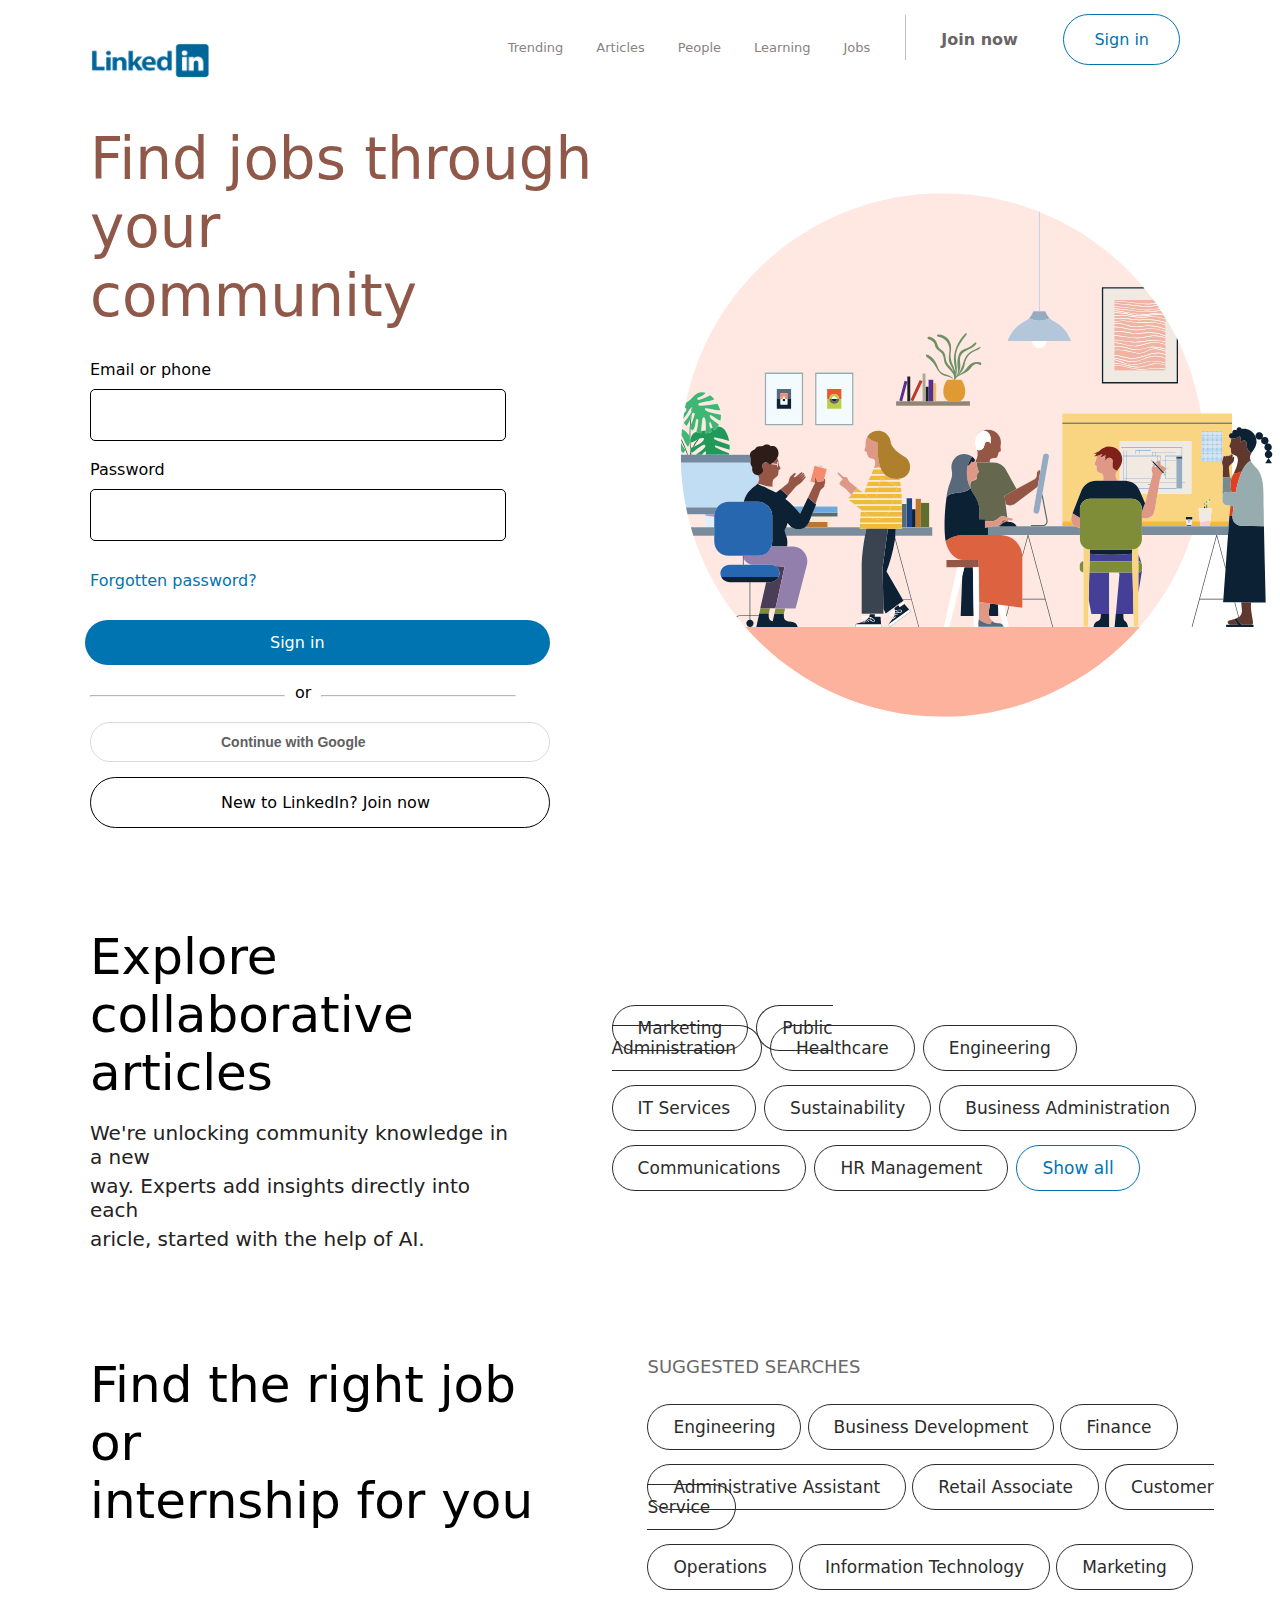
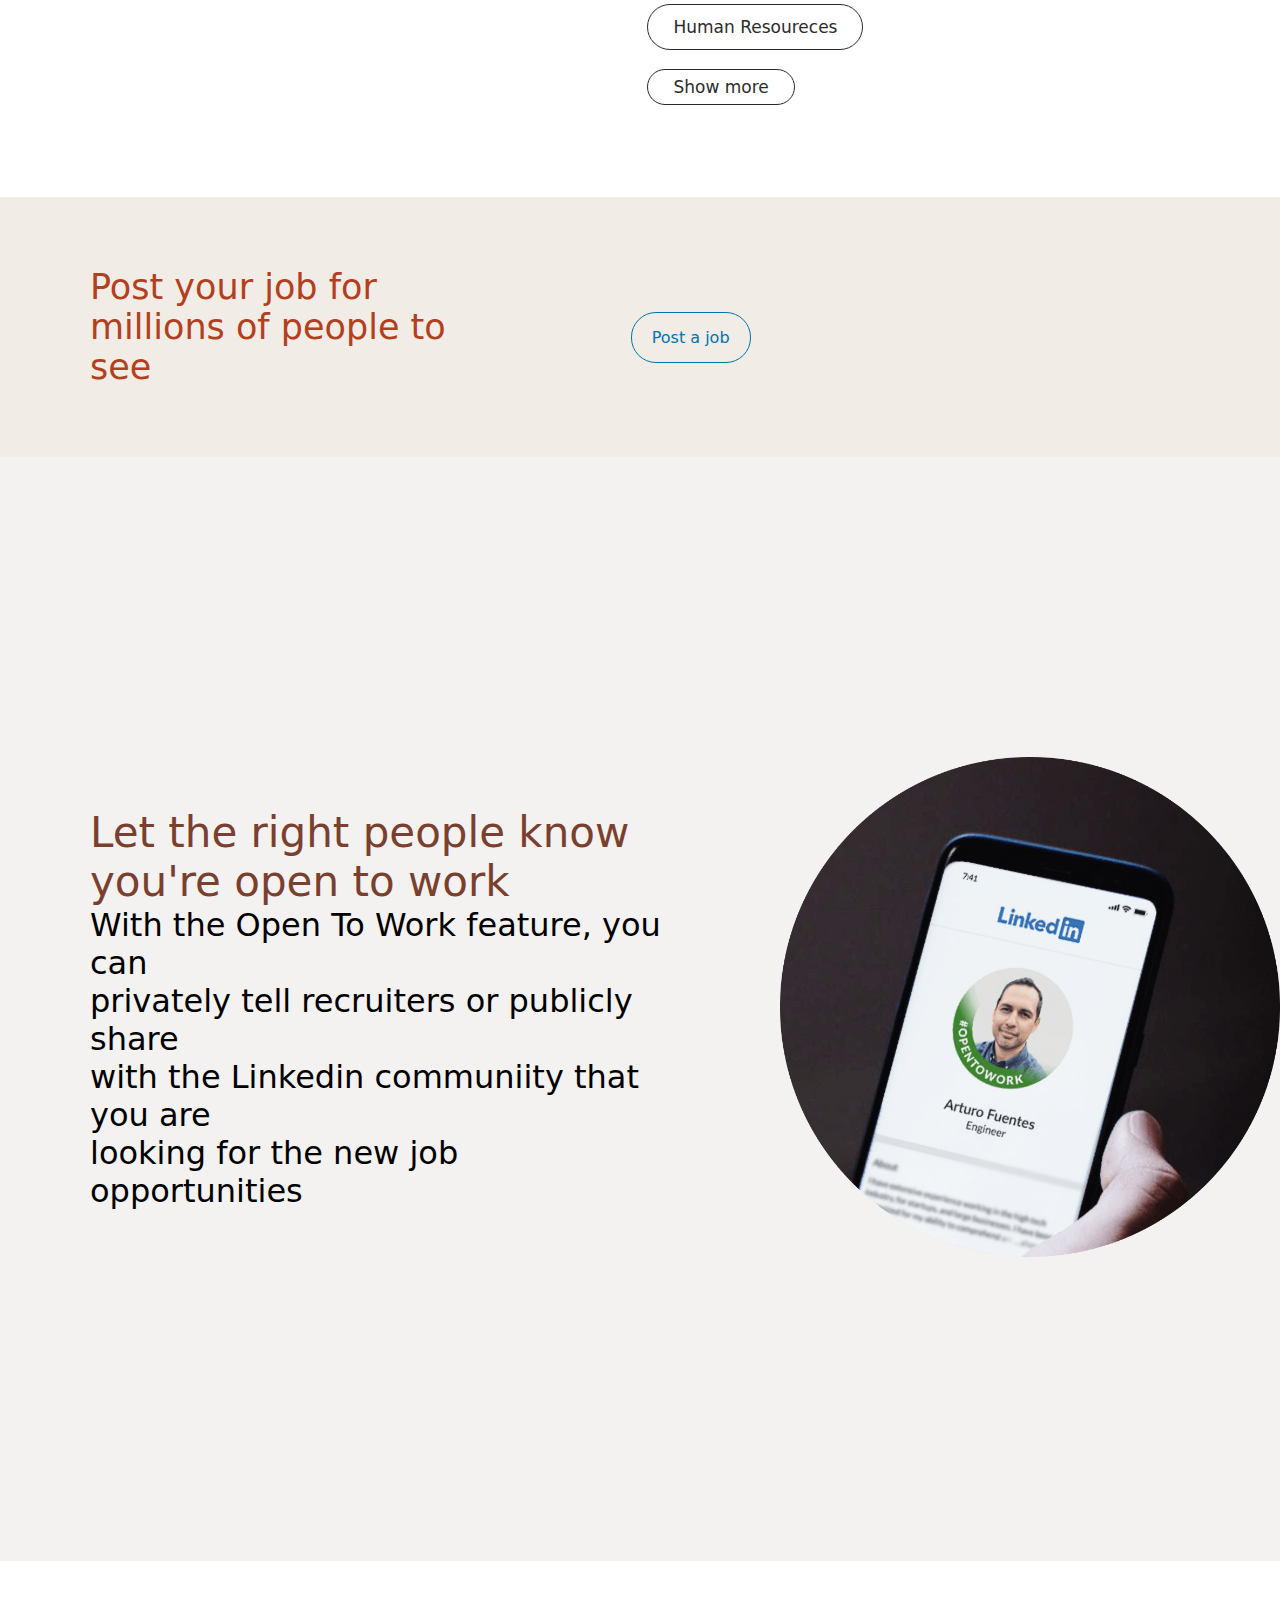
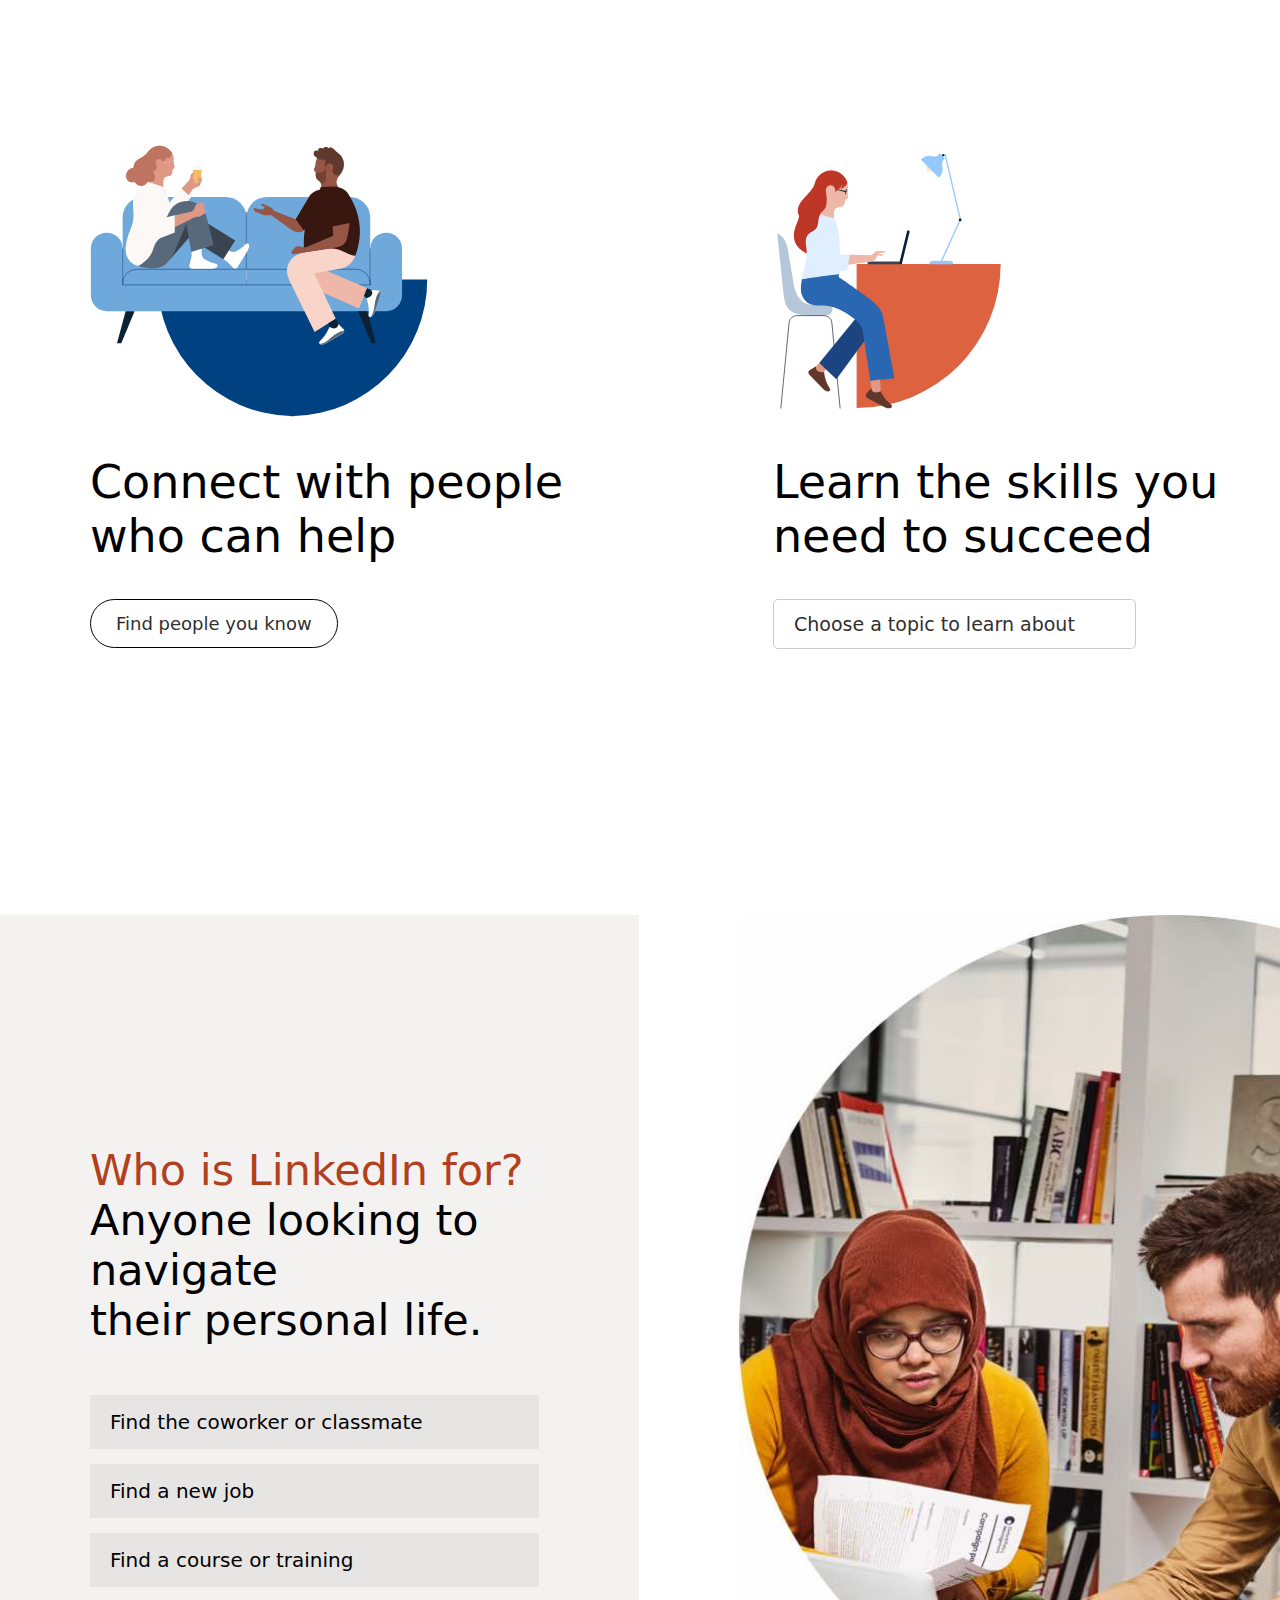
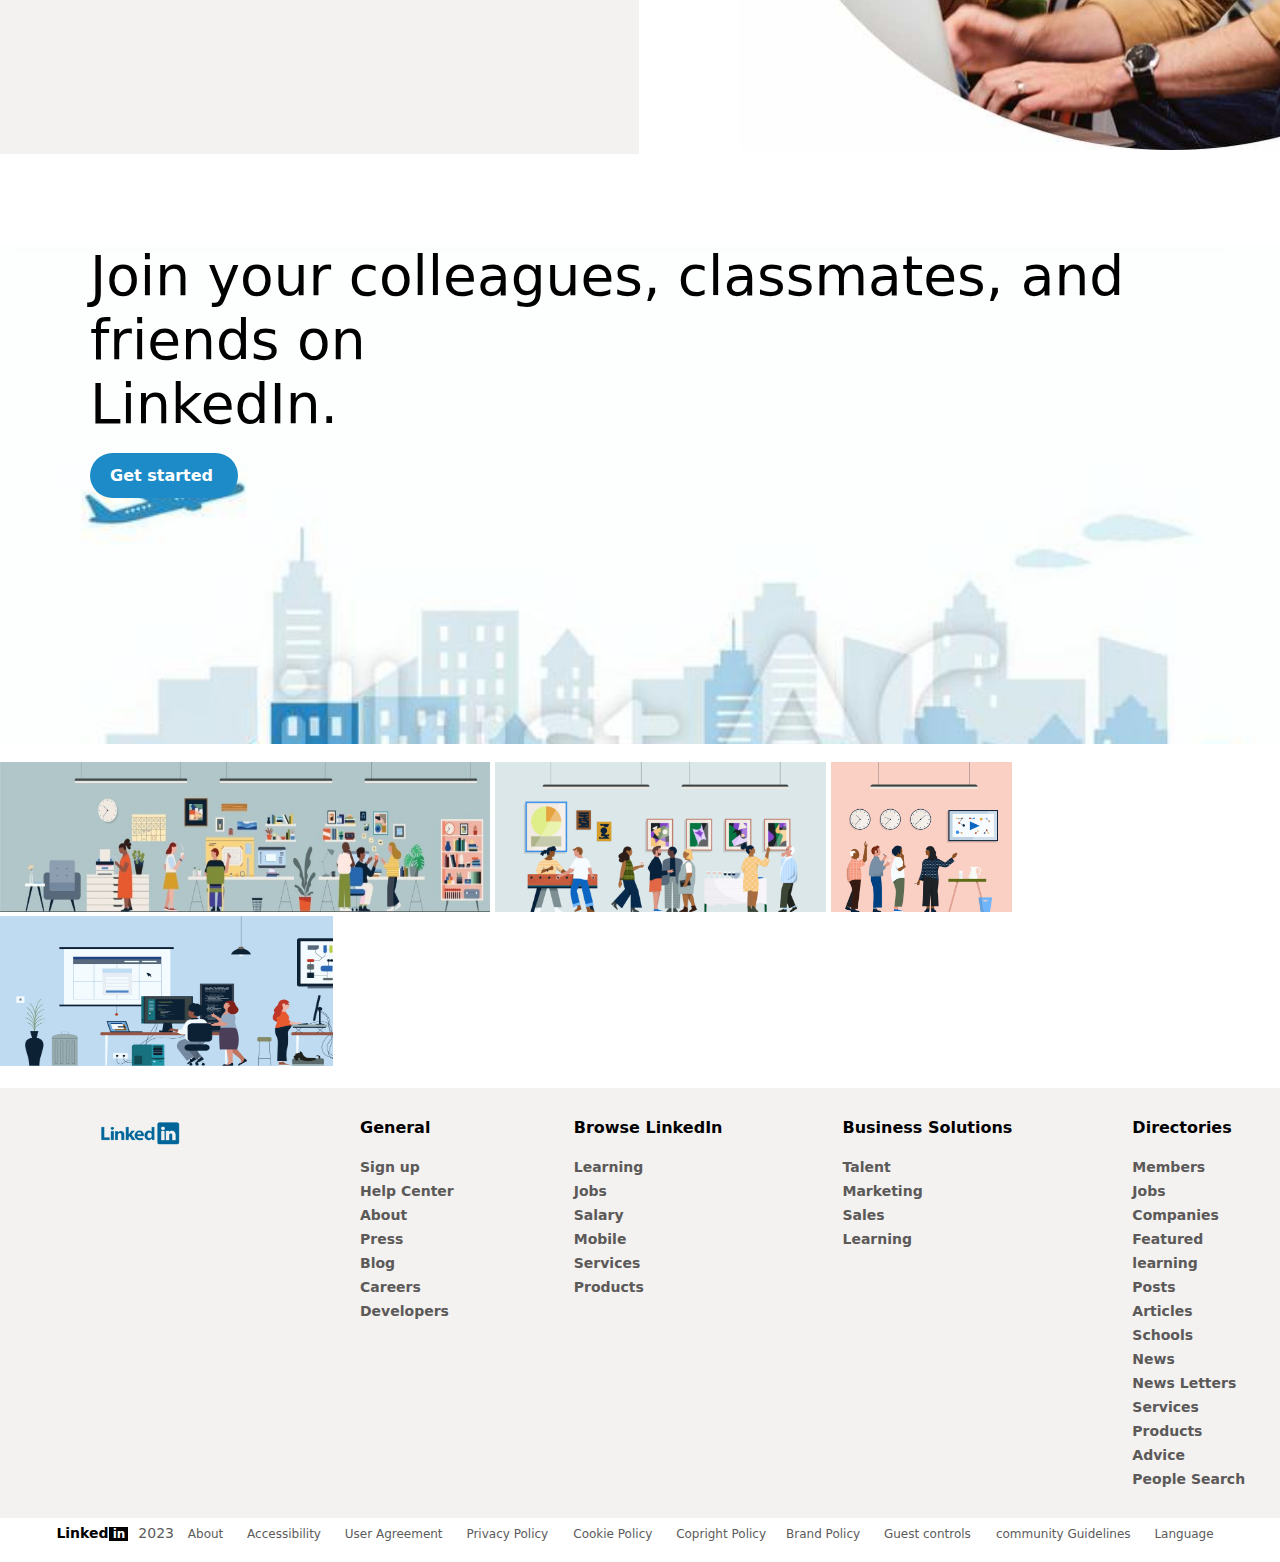
<file: index.html>
<!DOCTYPE html>
<html>
     <head> <title> Linked.com</title>
         <link rel="stylesheet" type="text/css" href="landpage.css">
     </head>

     <body>
     
       <div class="div">

         <img id="img" src="Linked in.png" width="120px" height="120px">
           
            <div id="navbt" ><a class="ii" href=""> Trending </a> <a class="ii" href=""> Articles </a> <a href="" class="ii"> People</a> <a href="" class="ii"> Learning </a> <a href="" class="ii"> Jobs </a>
          <p class="vl"><p> <div class="tt"><a href="" class="vc"> Join now </a> <a href="signin.html" class="io"> Sign in </a> </div>  </div> </div>
     
     <div id="ol">
      <div>    
             <p class="qq">Find jobs through your </p>
         <p class="qg"> community </p>

         <form class="jd">
             <label  for="ne"> Email or phone </label><br>
                 <input  class="gf" type="text" id="ne" size="20px"><br><br>
             <label for="ni">Password </label><br>
                 <input class="gl" type="password" id="ni" size="20px">
         </form>

         <a class="pass" href="">Forgotten password?</a>

             <p class="lk"> <a href="" class="mv"> Sign in</a> </p>
         
             <div class="hh" >  <hr class="vf" width="193px"> <a class="or"> or </a>  <hr class="vk" width="193px"> </div>
         
         <p class="oo"> <a class="mn" href="">Continue with Google </a> </p>
             <p class="op"> <a class="mo" href=""> New to LinkedIn? Join now </a></p>
         </div>

         <div class="iy">
            <img src="AAYQAgSrAAgAAQAAAAAAAEFQ0SVTwDSXRqWvckCS4gYqEA (1).svg" width="600px" height="600px">
        
         </div>
     </div >

     <div id="ex">

         <div class="kj">
             <h1 class="yy">Explore</h1>
          <h1 class="yy"> collaborative </h1>
             <h1 class="yy">articles</h1><br>

          <p class="mm"> We're unlocking community knowledge in a new</p>
             <p class="mm"> way. Experts add insights directly into each</p>
          <p class="mm"> aricle, started with the help of AI.</p>
         </div>

         <div id="kh"> 
           <a href="" class="lp">Marketing</a><a href="" class="lp">Public Administration</a><a href="" class="lp">Healthcare</a><a href=""  class="lp">Engineering</a>
           <p class="gw"><a href=""  class="lp">IT Services</a><a  href="" class="lp">Sustainability</a><a href=""  class="lp">Business Administration</a></p>
           <p class="gw"><a href=""  class="lp">Communications</a><a href=""  class="lp" >HR Management</a><a href="" class="na">Show all</a></p>
         </div>
     </div>
    
      <div id="pq">

         <div>
             <h1 class="tr"> Find the right job or </h1>
             <h1 class="tr"> internship for you</h1>
         </div>
     
         <div id="vz">
             <h2>SUGGESTED SEARCHES</h2>
                 <p class="gw"> 
                    <a class="de" href="">Engineering</a> 
                    <a class="de" href="">Business Development</a> 
                    <a class="de" href="">Finance</a> </p>

                 <p class="gw" > 
                    <a class="de" href="">Administrative Assistant</a> 
                    <a class="de" href="">Retail Associate</a> 
                    <a class="de" href="">Customer Service</a> </p>

                 <p class="gw"> 
                    <a class="de" href="">Operations</a> 
                    <a class="de" href="">Information Technology</a> 
                    <a class="de" href="">Marketing</a> </p>

                 <p class="gw"> <a class="de" href="">Human Resoureces</a></p> 
                 <p class="gw"> <a class="oi" href="">Show more</a></p>

         </div>

      </div>

      <div id="nq">

         <div> <p class="dd"> Post your job for</p>
             <p class="dd"> millions of people to </p>
         <p class="dd"> see</p> </div> 

         <div> <a href="" class="yt"> Post a job </a> </div>

      </div>
       
     <div id="ge">

     <div>  
         <h1  class="ol"> Let the right people know</h1>
             <h1 class="ol"> you're open to work </h1>

         <p class="uu"> With the Open To Work feature, you can </p>
             <p class="uu"> privately tell recruiters or publicly share </p>
         <p class="uu"> with the Linkedin communiity that you are </p>    
             <p class="uu"> looking for the new job opportunities </p> 
     
     </div> 

         <div class="ww"> <img src="engineer.png" width="500" height="500px"></div>

     </div>   
     
     <div id="po">

       <div >
         <img class="yv" src="b1fxwht7hdbeusleja7ciftsj.svg" width="340" height="340">
         <p class="nv"> Connect with people</p>
             <p class="nv"> who can help </p>
         <div id="gd"> <a href="" class="no"> Find people you know </a> </div>  

        </div>
     
        <div id="ts">
         <img class="yv" src="dkfub4sc7jgzg3o31flfr91rv.svg" width="340" height="340">
             <p class="nv"> Learn the skills you</p>
         <p class="nv"> need to succeed </p>
             <div id="gd"><a href="" class="iw"> Choose a topic to learn about</a> </div>     

        </div>
     </div>
   
     <div id="fz">

       <div class="wq">
                 <h1 class="vx" > Who is LinkedIn for?</h1>
             <p class="bb" > Anyone looking to navigate </p>
                 <p class="bi" >their personal life.</p>
       
             <p class="ew"> <a class="ob" href=""> Find the coworker or classmate </a> </p>
                 <p class="ew" > <a class="ob" href=""> Find a new job </a> </p>
             <div><p class="et" > <a class="ob" href=""> Find a course or training </a> </p></div>

       </div>

       <div id="mg" > <img class="cd" src="292yd0en6qdvkbezeuj71yu4y.jpg" width="865" height="835"> </div>
     
      </div>

     <div id="lol"> 
         <p class="fj"> Join your colleagues, classmates, and friends on</p>
          
             <p class="fu"> LinkedIn.</p>

         <a class="rr" href=""> Get started </a>
     
     </div>
   
     <div id="aa">

         <img src="first.jpg" width="490px" height="150px">
             <img src="second.png" height="150px">
         <img src="third.png" height="150px">
             <img src="fourth.png" width="333px" height="150px">

     </div >

    
     <div id="ti">

         <div class="zx"><img src="Linked in.png" width="80px" height="80px"></div> 

         <div id="fd">

         <p class="gi"> General</p>
            <p class="pp"><a class="lb" href=""> Sign up </a></p>
            <p class="pp"><a class="lb" href="">Help Center </a></p>
            <p class="pp"><a class="lb" href=""> About </a></p>
            <p class="pp"><a class="lb" href=""> Press </a></p>
            <p class="pp"><a class="lb" href=""> Blog </a></p>
            <p class="pp"><a class="lb" href=""> Careers </a></p>
            <p class="pp"><a class="lb" href=""> Developers</a></p>

         </div>


         <div id="fl">

            <p class="gi"> Browse LinkedIn</p>
               <p class="pp"><a class="lb" href=""> Learning </a></p>
               <p class="pp"><a class="lb" href="">Jobs </a></p>
               <p class="pp"><a class="lb" href=""> Salary </a></p>
               <p class="pp"><a class="lb" href=""> Mobile </a></p>
               <p class="pp"><a class="lb" href=""> Services </a></p>
               <p class="pp"><a class="lb" href=""> Products </a></p>
   
            </div>


         <div id="fl">

             <p class="gi"> Business Solutions</p>
                 <p class="pp"><a class="lb" href=""> Talent </a></p>
                 <p class="pp"><a class="lb" href="">Marketing </a></p>
                 <p class="pp"><a class="lb" href=""> Sales </a></p>
                 <p class="pp"><a class="lb" href=""> Learning </a></p>
       
         </div>


         <div id="fl">

            <p class="gi"> Directories</p>
               <p class="pp"><a class="lb" href=""> Members </a></p>
               <p class="pp"><a class="lb" href="">Jobs </a></p>
               <p class="pp"><a class="lb" href="">Companies </a></p>
               <p class="pp"><a class="lb" href=""> Featured </a></p>
               <p class="pp"><a class="lb" href=""> learning </a></p>
               <p class="pp"><a class="lb" href="">Posts </a></p>
               <p class="pp"><a class="lb" href=""> Articles </a></p>
               <p class="pp"><a class="lb" href="">Schools </a></p>
               <p class="pp"><a class="lb" href="">News </a></p>
               <p class="pp"><a class="lb" href=""> News Letters </a></p>
               <p class="pp"><a class="lb" href=""> Services </a></p>
               <p class="pp"><a class="lb" href="">Products </a></p>
               <p class="pp"><a class="lb" href=""> Advice </a></p>
               <p class="pp"><a class="lb" href="">People Search </a></p>
            </div>

     </div>

     <div id="za">
        <a class="sw" > Linked</a><a class="ws"> in</a><a class="ln">2023</a><a class="cy" href=""> About</a><a class="cy" href=""> Accessibility</a><a class="cy" href=""> User Agreement</a><a class="cy" href=""> Privacy Policy</a>
        <a class="cy" href=""> Cookie Policy</a><a class="cy" href=""> Copright Policy</a><a class="cy" href="">Brand Policy</a><a class="cy" href=""> Guest controls</a> <a class="cy" href=""> community Guidelines</a><a class="cy" href=""> Language</a>

     </div>

     </body>

</html>
</file>
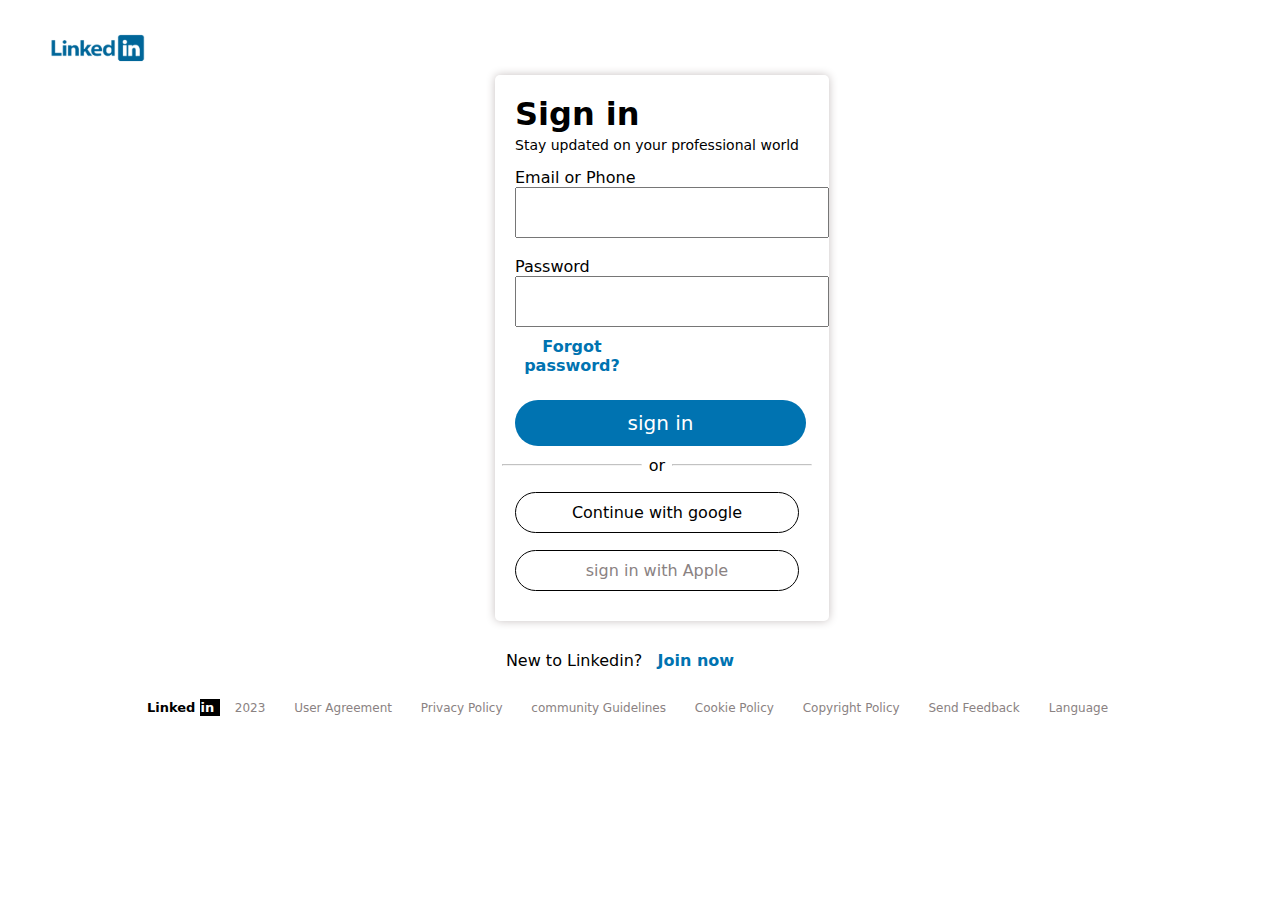
<file: signin.html>
<!DOCTYPE html>
<html>
     <head> <title> Sign in </title>
         <link rel="stylesheet" type="text/css" href="linked.css">
     </head>
 
     <body>
         <div class="lh">
              <img id="image" src="Linked in.png" width="95px" height="95px">
   
             <div class="div">

                 <h1>Sign in</h1>

             <p class="prf">Stay updated on your professional world </p>

            <form class="nn">
             <div class="ll">
                 <label> Email or Phone </label>
             <input class="jj" type="text" size="11px"> <br><br>   
                 <label> Password </label> <br>
             <input class="jb" type="password" size="11px"> 
             </div>
            </form>

                 <a class="nc" href=""> Forgot password?</a>

             <p id="sign">sign in</p>

                <div class="fx"> <hr class="uu" width="100px">  or <hr class="uu" width="100px"> </div> 

              <p class="bq"> Continue with google </p>

              <p class="bv"> sign in with Apple </p>
              
               </div>
             </div>

              <p class="vv">  New to Linkedin? &nbsp; <a class="pp"> Join now </a> </p>


              <div class="bb"><a class="kk"> Linked</a> <a class="in"> in </a> <a class="op">2023 </a> <a class="op">User Agreement </a> <a class="op">Privacy Policy </a> <a class="op"> community Guidelines  </a>
             <a class="op">Cookie Policy </a> <a class="op">Copyright Policy </a> <a class="op"> Send Feedback</a> <a class="op">Language</a> </div>



     </body>


</html>
</file>
<file: landpage.css>
body{
    font-family: system-ui, -apple-system, BlinkMacSystemFont, 'Segoe UI', Roboto, Oxygen, Ubuntu, Cantarell, 'Open Sans', 'Helvetica Neue', sans-serif;
    margin: 0px ;
    padding: 0px;
    overflow-x: hidden;
}
h1, h2, p, hr {
    margin: 0px;
    padding: 0px;
}
.div{
    display: flex;
    justify-content: space-between;
}
#img{
    margin: 0px 0px 0px 90px;
}
.ii{
    padding: 0px 0px 0px 33px;
    color: rgb(138, 130, 130) ;
    font-size: 13px;
    margin: 40px 0px 0px 0px;
    text-decoration: none;
}
#navbt, .hh {
    display: flex;
}
.vl{
    border-left: 0.5px solid rgb(138, 130, 130);
    height: 45px;
    margin: 15px  0px 0px 35px; 
    padding-right: 5px;
    opacity: 0.5;
}
.vc{
    padding: 15px 30px 15px 30px;
    margin-top: 15px; margin-right: 10px;
    font-weight: 600 ;
    color: rgb(105, 101, 101);
    text-decoration: none;
    border-radius: 30px;
}
.vc:hover{
    background-color: rgb(235, 235, 235);
}
.io{
    margin: 5px 100px 0px 0px ;
    padding: 15px 30px 15px 30px;
    color:  #0073b1;
    font-weight: 500;
    border: 1px solid  #0073b1;
    border-radius: 30px;
    text-decoration: none;
}
.io:hover{
    background-color: #f0f8fc;
}
.tt{
    margin-top: 30px;
}
.qq{
    margin: 5px 0px 0px 90px ;
    font-size: 58px;
    font-weight: lighter;
    color: #8f5849;
}
.qg{
    margin: 1px 0px 0px 90px ;
    font-size: 58px;
    font-weight: lighter;
    color: #8f5849;
}
.jd{
    margin: 30px 0px 0px 90px ;
}
.ne{
    margin: 0px 0px 0px 0px ;
}
.gf{
    margin: 10px 0px 0px 0px ;
    font-size: 42px;
    width: 410px;
    border: 1px solid black;
    border-radius: 5px;
}
.gl{
    margin: 10px 0px 30px 0px ;
    font-size: 42px;
    width: 410px;
    border: 1px solid black;
    border-radius: 5px;
}
.pass{
    text-decoration: none;
    margin: 0px 0px 0px 90px;
    color: #0073b1 ;
    font-weight: 500;
}
.pass:hover{
    color:#044568 ;
    text-decoration: underline;
}
.lk{
    margin: 30px 130px 0px 85px;
    background-color: #0073b1;
    color: white;
    padding: 13px 50px 13px 185px;
    font-weight: 500;
    border-radius: 30px;
}
.lk:hover{
    background-color: #064263 ;
}
.mv{
    color: white;
    text-decoration: none;
}
.iy{
    margin: 35px 0px 0px 0px;
}
.or{
    margin-top: 0px;
}
.fx{
    display: flex;
    height: 0px;
    margin: 20px 0px 0px 30px;
}
#ol{
    display: flex;
    justify-content: space-between;
}
.vf{
    height: 0px;
    margin: 30px 0px 0px 90px;
    opacity: 0.7;
}
.vk{
    height: 0px;
    margin: 30px 0px 0px 10px;
    opacity: 0.7;
}
.or{
    margin: 18px 0px 0px 10px;
}
.oo{
    margin: 20px 130px 0px 90px;
    border: 1px solid rgb(224, 217, 217);
    padding: 10px 0px 10px 130px ;
    border-radius: 50px;
    font-family: 'Google Sans', arial, sans-serif;
}
.oo:hover{
    background-color: #f0f8fc; 
}
.mn{
    text-decoration: none;
    color: rgb(97, 95, 95);
    font-weight: bold;
    font-size: 14px;
}
.op{
    margin: 15px 130px 50px 90px;
    border: 1px solid black;
    padding: 15px 0px 15px 130px ;
    border-radius: 50px;
    font-family: system-ui, -apple-system, BlinkMacSystemFont, 'Segoe UI', Roboto, Oxygen, Ubuntu, Cantarell, 'Open Sans', 'Helvetica Neue', sans-serif;
}
.mo{
    text-decoration: none;
    color: rgb(0, 0, 0);
    font-weight: 500;
}
.op:hover{
    background-color: rgb(230, 225, 225);
}
#ex{
    display: flex;
    margin-bottom: 100px;
}
.kj{
    margin: 50px 0px 0px 90px;
}
.yy{
    font-weight:lighter ;
    font-size: 50px;
}
.mm{
    font-size: 20px;
   margin: 0px 0px 5px 0px;
   color: rgb(36, 34, 34) ;
   font-weight: lighter;
}
#kh{
    width: 750px;
    margin: 140px 0px 0px 90px ;
}
.lp{
    text-decoration: none;
    padding: 12px 25px 12px 25px;
    border: 1px solid rgb(44, 43, 43);
    font-size: 17px;
    border-radius: 30px;
    margin: 5px 8px 0px 0px;
    font-weight: 500;
    color: rgb(44, 43, 43) ;
}
.lp:hover{
    background-color: rgb(230, 225, 225);
}
.gw{
    margin: 40px 0px 0px 0px ;
}
.na{
    font-size: 17px;
    color: #0073b1;
    border: 1px solid #0073b1;
    padding: 12px 25px 12px 25px ;
    border-radius: 30px;
    font-weight: 500;
    text-decoration: none;
}
.na:hover{
    background-color: #f0f8fc;
}
#pq{
    display: flex;
    margin-bottom: 100px;
}
.tr{
    margin: 0px 0px 0px 90px;
    font-weight: lighter;
    font-size:50px ;
}
#vz{
    margin-left: 90px;
}
h2{
    font-size: 18px;
    font-weight: 500;
    color: rgb(107, 104, 104) ;
    margin-bottom: 10px;
}
.de{
    text-decoration: none;
    padding: 12px 25px 12px 25px;
    border: 1px solid rgb(44, 43, 43);
    font-size: 17px;
    border-radius: 30px;
    margin: 5px 1px 0px 0px;
    font-weight: 500;
    color: rgb(44, 43, 43) ;
}
.de:hover{
    background-color: rgb(230, 225, 225);
}
.oi{
    text-decoration: none;
    padding: 7px 25px 7px 25px;
    border: 1px solid rgb(44, 43, 43);
    font-size: 17px;
    border-radius: 30px;
    margin: 5px 1px 0px 0px;
    font-weight: 500;
    color: rgb(44, 43, 43) ;
}
.oi:hover{
    background-color: rgb(230, 225, 225);
}
#nq{
 display: flex;
 background-color: #f1ece5;
 padding: 70px 0px 70px 90px;
}
.dd{
    font-size: 35px;
    color: #b24020;
    font-weight: 400;
}
.yt{
    margin: 45px 0px 0px 185px;
    display: block;
    border: 1px solid #0073b1;
    padding: 15px 20px 15px 20px;
    color: #0073b1;
    font-weight: 500;
    border-radius: 25px;
    text-decoration: none;
}
.yt:hover{
    background-color: #cdd8df;
}
#ge{
    background-color: rgb(243, 242, 240);
    padding: 300px 0px 300px 90px;
    display: flex;
  align-items: center;
    
}
.ol{
    font-weight: 400;
    font-size: 42px;
    color: #7a402f ;
}
.uu{
    font-weight: lighter;
    font-size: 32px;
}
.ww{
    padding-left: 100px;
}
.yv{
   margin: 150px 0px 0px 90px; 
}
.nv{
    margin: 0px 0px 0px 90px;
    font-size: 46px;
    font-weight: lighter;
}
.no{
    font-size: 18px;
    color: rgb(49, 47, 47);
    margin: 50px 160px 0px 90px;
    padding: 13px 25px 13px 25px;
    border: 1px solid black;
    border-radius: 30px;
    text-decoration: none;
}
.no:hover{
    background-color: rgb(230, 225, 225);
}
.iw{
    font-size: 19px;
    color: rgb(49, 47, 47);
    margin: 50px 130px 0px 90px;
    border: 1px solid rgb(207, 200, 200);
    padding: 13px 60px 13px 20px;
    border-radius: 5px;
    text-decoration: none;
    font-weight: 400;
}
.iw:hover{
    background-color: rgb(230, 225, 225);
}
#po{
   display: flex;
   margin-bottom: 150px;
   align-items: start;
}
#ts{
    margin: 0px 0px 0px 120px;
}
#gd{
    margin-top: 50px;
}
#fz{
    margin-top: 280px;
    display: flex;
}
.wq{
    
    padding: 230px 30px 0px 90px;
    background-color: rgb(243, 242, 240);
    width: 700px;
   
}
.vx{
    color: #b24020;
    font-weight: 400;
    font-size: 43px;
}
.ob{
    text-decoration: none;
    color: black;
}
.ew:hover{
    background-color: rgb(226, 223, 223);
}
.et:hover{
    background-color: rgb(226, 223, 223);
}
.bb{
    font-size: 43px;
    font-weight: lighter;
}
.bi{
    font-size: 43px;
    font-weight: lighter;
    margin-bottom: 50px;
}
.ew{
    padding: 15px 30px 15px 20px;
    background-color: rgb(231, 228, 228) ;
    font-size: 20px;
    margin-right: 70px;
    margin-top: 15px;
    color: rgb(43, 42, 42);
}
.et{
    padding: 15px 30px 15px 20px;
    background-color: rgb(231, 228, 228) ;
    font-size: 20px;
    margin-right: 70px;
    margin-top: 15px; 
    color: rgb(43, 42, 42);
}
#mg{
    overflow: hidden;
   position: relative ;
   left: 100px;
}
#lol{
    background-size: cover;
    background-repeat: no-repeat;
    background-image: url(9f3c1621b31c90a232074fedccd57f91_w.jpeg);
    margin: 90px 0px 0px 0px ;
    height: 500px;
}
.fj{
    margin-left: 90px;
    font-weight: lighter;
    font-size: 55px;
}
.fu{
    text-align: left;
    margin-left: 90px;
    font-weight: lighter;
    font-size: 55px;
    margin-bottom: 30px;
}
.rr{
    text-decoration: none;
    background-color: #1c8bc7;
    color: white;
    margin: 0px 0px 0px 90px;
    padding: 13px 25px 13px 20px;
    font-weight: 600;
    border-radius: 30px;
}
.rr:hover{
    background-color: #025a8a;
}
#aa{
    margin-top: 18px;
    margin-bottom: 18px;
}
#ti{
    background-color: rgb(243, 242, 240) ;
    display: flex;
    padding-bottom: 30px;
    margin-bottom: 5px;
}
.zx{
    margin: 5px 0px 0px 100px ;
}
.lb{
    text-decoration: none;
    color: rgb(92, 89, 89);
    font-size: 14px;
    font-weight: 600;
}
.lb:hover{
    text-decoration: underline;
    color: #0073b1;
}
.pp{
    margin-top: 5px;
}
.gi{
    font-weight: 600;
    margin-bottom: 20px;
}
#fd{
   margin: 30px 0px 0px 180px;
}
#fl{
    margin: 30px 0px 0px 120px;
}
#za{
    text-align: center;
    margin-bottom: 20px;
}
.sw{
    font-weight: bolder;
    font-size: 14px;
}
.ws{
    background-color: black;
    color: white; 
    font-weight: bolder ;
    padding-right: 3px;
    font-size: 12px ;
}
.ln{
    font-weight: lighter ; 
    margin-left: 10px;
    font-size: 14px;
    color: rgb(92, 91, 91);
}
.cy{
    text-decoration: none;
    font-size: 12px;
    color: rgb(92, 91, 91);
    margin-left: 10px;
    margin-right: 10px;
    font-weight: 500;
}
.cy:hover{
    text-decoration: underline;
    color: #05537c;
}
</file>
<file: linked.css>
body{
    margin: 0px;
    padding: 0px;
    font-family: system-ui, -apple-system, BlinkMacSystemFont, 'Segoe UI', Roboto, Oxygen, Ubuntu, Cantarell, 'Open Sans', 'Helvetica Neue', sans-serif;
}
h1, p {
    margin: 0px;
    padding: 0px;
}
#image{
    margin: 0px 0px 0px 50px;
}
.div{
    text-align: center;
    padding: 0px 0px 20px 0px;
    margin: 75px 500px 0px 350px;
    box-shadow: 0px 0px 10px rgb(199, 192, 192);
    border-radius: 5px;
}
h1{
    text-align: left;
   padding: 0px 0px 4px 20px;
   font-weight: 600;
   margin-top: 20px;
}
.prf{
    text-align: left;
    padding: 0px 0px 0px 20px;
    font-size: 14px;
}
.nn{
    text-align: left;
    padding-left: 20px;
}
.ll{
    margin-top: 15px;
}
.jb{
    margin-top: 0px;
    font-size: 40px;
}
.nc{
   text-decoration: none;
   padding: 5px 0px 5px 10px ; 
  display: flex;
  justify-content: left;
  color: #0073b1;
  margin: 5px 200px 0px 10px;
  font-weight: 600;
  font-size: 16px;
}
.nc:hover{
    background-color: rgb(225, 241, 248) ;
    text-decoration: underline;
    border-radius: 50px;
}
.jj{
    font-size: 40px;
}
.fx{
    display: flex;
    margin: 10px 10px 0px 0px;
    
}
#sign{
    background-color: #0073b1;
    margin: 20px 23px 0px 20px;
    padding: 11px 0px 11px 0px ;
    color: white;
    font-size: 20px;
    border-radius: 50px;
   vertical-align: middle;
}
.lh{
    display: flex;
}
.uu{
    height: 0px;
    width: 138px;
    opacity: 0.6;
}
.bq{
    margin: 17px 30px 0px 20px ;
    border: solid 0.5px black;
    border-radius: 50px ;
    padding: 10px 0px 10px 0px ;
}
.bv{
    margin: 17px 30px 10px 20px ;
    border: solid 0.5px black;
    border-radius: 50px ;
    padding: 10px 0px 10px 0px ;
    color: rgb(138, 130, 130) ;
}
.vv{
    text-align: center;
    margin: 30px 40px 30px 0px;
}
.pp{
    color: #0073b1 ;
    font-weight: bold;
}
.bb{
    text-align: center;
    font-size: 13px;
    margin-bottom: 40px;
}
.kk{
    font-weight: bolder;
}
.in{
    background-color: black;
    color: white;
    font-weight: bolder;
    padding: 1px; margin-right: 15px;
}
.op{
    padding-right: 25px;
    color: rgb(138, 130, 130) ;
    font-size: 12px;
}
</file>
